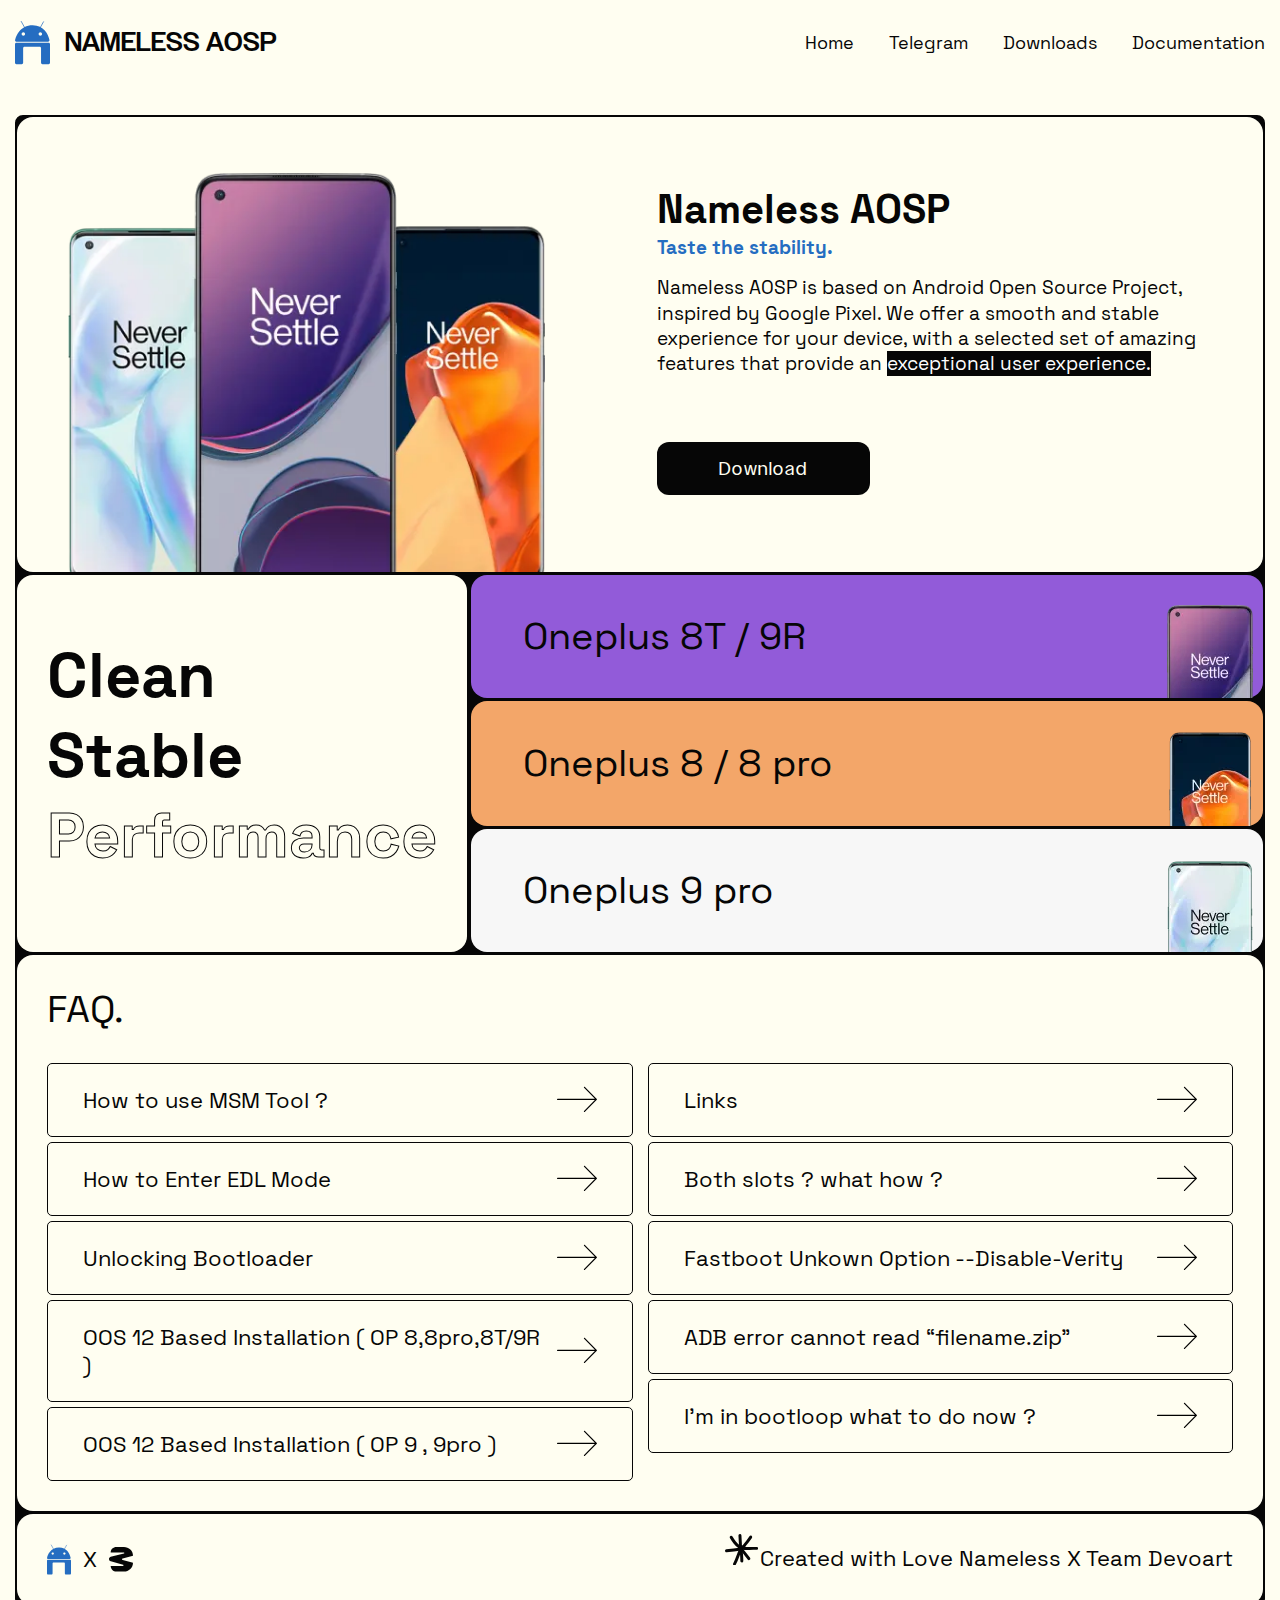
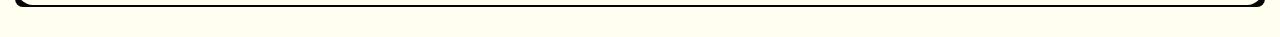
<file: index.html>
<!DOCTYPE html>
<html lang="ru">

<head>
	<title>Home</title>
	<meta charset="UTF-8">
	<meta name="format-detection" content="telephone=no">
	<!-- <style>body{opacity: 0;}</style> -->
	<link rel="stylesheet" href="css/style.min.css?_v=20221003081236">
	<link rel="shortcut icon" href="favicon.ico">
	<!-- <meta name="robots" content="noindex, nofollow"> -->
	<meta name="viewport" content="width=device-width, initial-scale=1.0">
</head>

<body>
	<div class="wrapper">
		<header class="header">
			<div class="header__container">
				<div class="header__logo">
					<img src="img/logo.svg" alt="logo">
					<span>Nameless Aosp</span>
				</div>
				<div class="header__menu menu">
					<nav class="menu__body">
						<ul class="menu__list">
							<li class="menu__item"><a href="#" class="menu__link">Home</a></li>
							<li class="menu__item"><a href="#" class="menu__link">Telegram</a></li>
							<li class="menu__item"><a href="#" class="menu__link">Downloads</a></li>
							<li class="menu__item"><a href="#" class="menu__link">Documentation</a></li>
						</ul>
					</nav>
				</div>
				<button type="button" class="menu__icon icon-menu"><span></span></button>
			</div>
		</header>
		<main class="page">
			<div class="page__container">
				<div class="page__wrapper">
					<section class="hero">
						<div class="hero__wrapper">
							<div class="hero__image">
								<picture><source srcset="img/hero-image.webp" type="image/webp"><img src="img/hero-image.png" alt="image"></picture>
							</div>
							<div class="hero__data">
								<h1 class="hero__title">Nameless AOSP</h1>
								<span class="hero__subtitle">Taste the stability.</span>
								<p class="hero__description">Nameless AOSP is based on Android Open Source Project, inspired by Google
									Pixel. We offer
									a smooth and stable experience
									for your device, with a selected set of amazing features that provide an <span>exceptional user
										experience.</span>
								</p>
								<a href="#" class="hero__button">Download</a>
							</div>
						</div>
					</section>
					<section class="benefits" id="benefits">
						<div class="benefits__wrapper">
							<div class="benefits__data">
								<span class="benefits__title benefits__title--clean">Clean</span>
								<span class="benefits__title benefits__title--stable">Stable</span>
								<span class="benefits__title benefits__title--performance">Performance</span>
							</div>
							<div class="benefits__devices">
								<a href="#" class="benefits__device benefits__device-9r">
									<div class="benefits__device-title">Oneplus 8T / 9R</div>
									<div class="benefits__device-img"> <picture><source srcset="img/oneplus9r.webp" type="image/webp"><img src="img/oneplus9r.png" alt="image"></picture> </div>
								</a>
								<a href="#" class="benefits__device benefits__device-8">
									<div class="benefits__device-title">Oneplus 8 / 8 pro</div>
									<div class="benefits__device-img"> <picture><source srcset="img/oneplus8.webp" type="image/webp"><img src="img/oneplus8.png" alt="image"></picture> </div>
								</a>
								<a href="#" class="benefits__device benefits__device-9pro">
									<div class="benefits__device-title">Oneplus 9 pro</div>
									<div class="benefits__device-img"> <picture><source srcset="img/oneplus9pro.webp" type="image/webp"><img src="img/oneplus9pro.png" alt="image"></picture> </div>
								</a>
							</div>
						</div>
					</section>
					<section class="faq" id="faq">
						<div class="faq__wrapper">
							<h2 class="faq__title">FAQ.</h2>
							<div data-spollers class="spollers">
								<div class="spollers__left">
									<div class="spollers__item">
										<button type="button" data-spoller class="spollers__title">How to use MSM Tool ?
											<img class="spollers__arrow" src="img/arrow.svg" alt="arrow icon">
										</button>
										<div class="spollers__body">Lorem ipsum dolor sit amet consectetur adipisicing elit. Commodi aut
											minima magnam illo, ullam inventore numquam! Illo quo tempore nostrum!</div>
									</div>
									<div class="spollers__item">
										<button type="button" data-spoller class="spollers__title">How to Enter EDL Mode
											<img class="spollers__arrow" src="img/arrow.svg" alt="arrow icon">
										</button>
										<div class="spollers__body">
											<ul>
												<li>Method 1: Physical buttons</li>
												<li>Turn off your phone</li>
												<li>Push volume up and volume down together</li>
												<li>Connect the USB cable to your phone</li>
												<li>Phone should boot to edl mode and screen stays black.</li>
												<li>Method 2: using adb</li>
												<li>Phone needs to be in recovery or in OS</li>
												<li>From cmd issue command</li>
											</ul>
										</div>
									</div>
									<div class="spollers__item">
										<button type="button" data-spoller class="spollers__title">Unlocking Bootloader
											<img class="spollers__arrow" src="img/arrow.svg" alt="arrow icon">
										</button>
										<div class="spollers__body">Lorem ipsum dolor sit amet consectetur adipisicing elit. Commodi aut
											minima magnam illo,
											ullam inventore numquam! Illo quo tempore nostrum!</div>
									</div>
									<div class="spollers__item">
										<button type="button" data-spoller class="spollers__title">OOS 12 Based Installation ( OP 8,8pro,8T/9R )
											<img class="spollers__arrow" src="img/arrow.svg" alt="arrow icon">
										</button>
										<div class="spollers__body">Lorem ipsum dolor sit amet consectetur adipisicing elit. Commodi aut
											minima magnam illo,
											ullam inventore numquam! Illo quo tempore nostrum!</div>
									</div>
									<div class="spollers__item">
										<button type="button" data-spoller class="spollers__title">OOS 12 Based Installation ( OP 9 , 9pro )
											<img class="spollers__arrow" src="img/arrow.svg" alt="arrow icon">
										</button>
										<div class="spollers__body">Lorem ipsum dolor sit amet consectetur adipisicing elit. Commodi aut
											minima magnam illo,
											ullam inventore numquam! Illo quo tempore nostrum!</div>
									</div>
								</div>
								<div class="spollers__right">
									<div class="spollers__item">
										<button type="button" data-spoller class="spollers__title">Links
											<img class="spollers__arrow" src="img/arrow.svg" alt="arrow icon">
										</button>
										<div class="spollers__body">Lorem ipsum dolor sit amet consectetur adipisicing elit. Commodi aut
											minima magnam illo, ullam inventore numquam! Illo quo tempore nostrum!</div>
									</div>
									<div class="spollers__item">
										<button type="button" data-spoller class="spollers__title">Both slots ? what how ?
											<img class="spollers__arrow" src="img/arrow.svg" alt="arrow icon">
										</button>
										<div class="spollers__body">
											<ul>
												<li>Method 1: Physical buttons</li>
												<li>Turn off your phone</li>
												<li>Push volume up and volume down together</li>
												<li>Connect the USB cable to your phone</li>
												<li>Phone should boot to edl mode and screen stays black.</li>
												<li>Method 2: using adb</li>
												<li>Phone needs to be in recovery or in OS</li>
												<li>From cmd issue command</li>
											</ul>
										</div>
									</div>
									<div class="spollers__item">
										<button type="button" data-spoller class="spollers__title">Fastboot Unkown Option --Disable-Verity
											<img class="spollers__arrow" src="img/arrow.svg" alt="arrow icon">
										</button>
										<div class="spollers__body">Lorem ipsum dolor sit amet consectetur adipisicing elit. Commodi aut
											minima magnam illo,
											ullam inventore numquam! Illo quo tempore nostrum!</div>
									</div>
									<div class="spollers__item">
										<button type="button" data-spoller class="spollers__title">ADB error cannot read “filename.zip”
											<img class="spollers__arrow" src="img/arrow.svg" alt="arrow icon">
										</button>
										<div class="spollers__body">Lorem ipsum dolor sit amet consectetur adipisicing elit. Commodi aut
											minima magnam illo,
											ullam inventore numquam! Illo quo tempore nostrum!</div>
									</div>
									<div class="spollers__item">
										<button type="button" data-spoller class="spollers__title">I’m in bootloop what to do now ?
											<img class="spollers__arrow" src="img/arrow.svg" alt="arrow icon">
										</button>
										<div class="spollers__body">Lorem ipsum dolor sit amet consectetur adipisicing elit. Commodi aut
											minima magnam illo,
											ullam inventore numquam! Illo quo tempore nostrum!</div>
									</div>
								</div>
							</div>
						</div>
					</section>
					<footer class="footer">

						<div class="footer__wrapper">
							<div class="footer__logo">
								<img src="img/logo.svg" alt="logo">
								<span>X</span>
								<svg width="24" height="25" viewBox="0 0 24 25" fill="none" xmlns="http://www.w3.org/2000/svg">
									<path d="M24 8.84782L13.6949 11.4367C13.508 11.4831 13.3422 11.5889 13.2239 11.7374C13.1055 11.8859 13.0412 12.0687 13.0412 12.2569C13.0412 12.445 13.1055 12.6278 13.2239 12.7763C13.3422 12.9249 13.508 13.0307 13.6949 13.077L23.9978 15.6463C23.9978 17.9903 23.0439 20.2383 21.3458 21.8965C19.6477 23.5548 17.3442 24.4875 14.9415 24.4898H7.33029C5.83215 24.4898 4.39536 23.9092 3.33601 22.8758C2.27667 21.8424 1.68153 20.4407 1.68153 18.9792H13.8978C14.0513 18.969 14.1965 18.9075 14.3089 18.8051C14.4213 18.7027 14.4941 18.5656 14.5151 18.4169C14.536 18.2683 14.5038 18.1171 14.4239 17.9889C14.344 17.8607 14.2212 17.7633 14.0762 17.7131L1.80419 14.3584C-0.537384 13.7058 -0.622126 10.5056 1.68153 9.74633L15.0039 6.43082C15.1165 6.40212 15.2144 6.33451 15.2797 6.24054C15.3449 6.1466 15.3728 6.03274 15.3584 5.92016C15.3439 5.80758 15.288 5.70397 15.2011 5.62861C15.1141 5.55328 15.0021 5.51133 14.8858 5.5106H1.68153C1.68153 4.04909 2.27667 2.64744 3.33601 1.61401C4.39536 0.580577 5.83215 0 7.33029 0H14.9415C17.345 0.0028826 19.6491 0.936333 21.3475 2.59531C23.046 4.25429 24 6.50312 24 8.84782Z" fill="#060606" />
								</svg>
							</div>
							<div class="footer__description">
								Created with Love Nameless X Team Devoart
							</div>
						</div>


					</footer>
				</div>

			</div>
		</main>

	</div>
	<!-- <div id="popup" aria-hidden="true" class="popup">
	<div class="popup__wrapper">
		<div class="popup__content">
			<button data-close type="button" class="popup__close">Закрыть</button>
			<div class="popup__text">
				Text
			</div>
		</div>
	</div>
</div> -->
	<script src="js/app.min.js?_v=20221003081236"></script>
</body>

</html>
</file>
<file: css/style.min.css>
@charset "UTF-8";@font-face{font-family:Owners;font-display:swap;src:url(../fonts/Owners-Medium.woff2) format("woff2"),url(../fonts/Owners-Medium.woff) format("woff");font-weight:500;font-style:normal}@font-face{font-family:Owners;font-display:swap;src:url(../fonts/Owners-Regular.woff2) format("woff2"),url(../fonts/Owners-Regular.woff) format("woff");font-weight:400;font-style:normal}@font-face{font-family:SpaceGrotesk;font-display:swap;src:url(../fonts/SpaceGrotesk-Regular.woff2) format("woff2"),url(../fonts/SpaceGrotesk-Regular.woff) format("woff");font-weight:400;font-style:normal}@font-face{font-family:SpaceGrotesk;font-display:swap;src:url(../fonts/SpaceGrotesk-Bold.woff2) format("woff2"),url(../fonts/SpaceGrotesk-Bold.woff) format("woff");font-weight:700;font-style:normal}*{padding:0;margin:0;border:0}*,:after,:before{-webkit-box-sizing:border-box;box-sizing:border-box}body,html{height:100%;min-width:320px}body{color:#060606;line-height:1;font-family:SpaceGrotesk;font-size:1.125rem;-ms-text-size-adjust:100%;-moz-text-size-adjust:100%;-webkit-text-size-adjust:100%;-webkit-font-smoothing:antialiased;-moz-osx-font-smoothing:grayscale}button,input,textarea{font-family:SpaceGrotesk;font-size:inherit}button{cursor:pointer;color:inherit;background-color:inherit}a{color:inherit}a:link,a:visited{text-decoration:none}a:hover{text-decoration:none}ul li{list-style:none}img{vertical-align:top}h1,h2,h3,h4,h5,h6{font-weight:inherit;font-size:inherit}body{line-height:1.3333333333;background:#fffef1}.lock body{overflow:hidden;-ms-touch-action:none;touch-action:none;-ms-scroll-chaining:none;overscroll-behavior:none}.wrapper{min-height:100%;display:-webkit-box;display:-ms-flexbox;display:flex;-webkit-box-orient:vertical;-webkit-box-direction:normal;-ms-flex-direction:column;flex-direction:column;overflow:hidden}.wrapper>main{-webkit-box-flex:1;-ms-flex:1 1 auto;flex:1 1 auto}.wrapper>*{min-width:0}[class*=__container]{max-width:79.375rem;-webkit-box-sizing:content-box;box-sizing:content-box;margin:0 auto;padding:0 .9375rem}.spollers{display:-ms-grid;display:grid;-webkit-box-align:start;-ms-flex-align:start;align-items:flex-start;-ms-grid-columns:1fr 1fr;grid-template-columns:1fr 1fr;gap:.9375rem}.spollers__item:not(:last-child){margin-bottom:.3125rem}.spollers__title{width:100%;cursor:default;text-align:left;border:1px solid #060606;padding:1.375rem 2.1875rem;border-radius:.3125rem;position:relative;display:-webkit-box;display:-ms-flexbox;display:flex;-webkit-box-pack:justify;-ms-flex-pack:justify;justify-content:space-between;-webkit-box-align:center;-ms-flex-align:center;align-items:center;gap:.625rem;-webkit-transition:color .3s ease 0s;-o-transition:color .3s ease 0s;transition:color .3s ease 0s}.spollers__title .spollers__arrow{-webkit-transition:-webkit-transform .3s ease 0s;transition:-webkit-transform .3s ease 0s;-o-transition:transform .3s ease 0s;transition:transform .3s ease 0s;transition:transform .3s ease 0s,-webkit-transform .3s ease 0s}._spoller-init .spollers__title{cursor:pointer}._spoller-init .spollers__title._spoller-active .spollers__arrow{-webkit-transform:rotate(90deg);-ms-transform:rotate(90deg);transform:rotate(90deg)}._spoller-init .spollers__title._spoller-active::before{-webkit-transform:translateX(-75%) rotate(-40deg);-ms-transform:translateX(-75%) rotate(-40deg);transform:translateX(-75%) rotate(-40deg)}._spoller-init .spollers__title._spoller-active::after{-webkit-transform:rotate(40deg);-ms-transform:rotate(40deg);transform:rotate(40deg)}.spollers__body{padding:1.25rem}.spollers__body ul{padding-left:1.25rem}.spollers__body ul li{list-style-type:disc}[class*=-ibg]{position:relative}[class*=-ibg] img{position:absolute;width:100%;height:100%;top:0;left:0;-o-object-fit:cover;object-fit:cover}[class*=-ibg_contain] img{-o-object-fit:contain;object-fit:contain}.header{padding:1.25rem 0}.header__container{display:-webkit-box;display:-ms-flexbox;display:flex;-webkit-box-pack:justify;-ms-flex-pack:justify;justify-content:space-between;-webkit-box-align:center;-ms-flex-align:center;align-items:center}.header__logo{z-index:3;display:-webkit-box;display:-ms-flexbox;display:flex;-webkit-box-align:center;-ms-flex-align:center;align-items:center;gap:.9375rem;text-transform:uppercase;font-family:Owners}.header__logo span{font-weight:500}.menu{-webkit-box-flex:1;-ms-flex:1 1 auto;flex:1 1 auto}.menu__list{display:-webkit-box;display:-ms-flexbox;display:flex;-webkit-box-align:center;-ms-flex-align:center;align-items:center;-webkit-box-pack:end;-ms-flex-pack:end;justify-content:flex-end;gap:2.1875rem}.menu__link{-webkit-transition:color .3s ease 0s;-o-transition:color .3s ease 0s;transition:color .3s ease 0s}.icon-menu{display:none}.footer{padding:1.875rem;background-color:#fffef1;border-radius:1rem}.footer__wrapper{display:-webkit-box;display:-ms-flexbox;display:flex;-webkit-box-pack:justify;-ms-flex-pack:justify;justify-content:space-between;-webkit-box-align:center;-ms-flex-align:center;align-items:center;-ms-flex-wrap:wrap;flex-wrap:wrap;gap:2.5rem}.footer__logo{display:-webkit-box;display:-ms-flexbox;display:flex;-webkit-box-pack:justify;-ms-flex-pack:justify;justify-content:space-between;-webkit-box-align:center;-ms-flex-align:center;align-items:center;gap:.75rem}.footer__logo span{font-size:1.375rem;line-height:1.2727272727}.footer__description{position:relative}.footer__description::before{content:"";position:absolute;top:-.625rem;left:-2.1875rem;background:url(../img/mask.svg) 0 0 no-repeat;height:1.9375rem}.hero{margin-bottom:.1875rem}.hero__wrapper{display:-webkit-box;display:-ms-flexbox;display:flex;-webkit-box-align:center;-ms-flex-align:center;align-items:center;background-color:#fffef1;border-radius:1rem;padding-left:3.125rem;padding-right:3.125rem}.hero__image{-ms-flex-item-align:end;align-self:flex-end;-webkit-box-flex:0;-ms-flex:0 0 41.7322834646%;flex:0 0 41.7322834646%}.hero__image img{max-width:100%}.hero__data{padding-bottom:5rem}.hero__title{line-height:1.2820512821;font-weight:700}.hero__subtitle{font-size:1.1875rem;font-weight:700;color:#256dc1;display:block;margin-bottom:.9375rem}.hero__description{font-size:1.1875rem}.hero__description span{color:#fff;background-color:#060606}.hero__button{padding:.8125rem 3.875rem;background:#060606;border-radius:.75rem;color:#fffef1;font-size:1.1875rem;font-family:Owners;letter-spacing:.055em;-webkit-transition:background .3s ease 0s;-o-transition:background .3s ease 0s;transition:background .3s ease 0s}.benefits{margin-bottom:.1875rem}.benefits__wrapper{display:-webkit-box;display:-ms-flexbox;display:flex;-webkit-box-pack:justify;-ms-flex-pack:justify;justify-content:space-between;gap:.25rem}.benefits__data{background:#fffef1;border-radius:1rem;padding:3.75rem 1.875rem;-webkit-box-flex:0;-ms-flex:0 1 35.6875rem;flex:0 1 35.6875rem}.benefits__title{display:block;font-weight:700;font-size:3.9375rem;line-height:1.2698412698}.benefits__title--performance{color:transparent;-webkit-text-stroke:.0625rem #060606}.benefits__devices{width:100%;display:-webkit-box;display:-ms-flexbox;display:flex;-webkit-box-orient:vertical;-webkit-box-direction:normal;-ms-flex-direction:column;flex-direction:column;gap:.1875rem}.benefits__device{background-color:#925bd9;display:-webkit-box;display:-ms-flexbox;display:flex;-webkit-box-pack:justify;-ms-flex-pack:justify;justify-content:space-between;-webkit-box-align:center;-ms-flex-align:center;align-items:center;width:100%;border-radius:1rem;padding-top:1.875rem;padding-bottom:0;padding-right:.625rem;-webkit-transition:background-color .3s ease 0s;-o-transition:background-color .3s ease 0s;transition:background-color .3s ease 0s}.benefits__device:nth-child(2){background-color:#f3a669}.benefits__device:nth-child(3){background-color:#f7f7f7}.benefits__device-title{font-weight:400;line-height:1.2894736842;padding-bottom:1.875rem}.faq{background-color:#fffef1;border-radius:1rem;padding:1.875rem;margin-bottom:.1875rem}.faq__title{font-size:2.375rem;line-height:1.2631578947}.page__wrapper{background:#060606;border:.125rem solid #060606;border-radius:.5rem;margin-top:1.875rem;margin-bottom:1.875rem}@media (min-width:81.25em){.spollers__item{font-size:1.375rem}.spollers__title .spollers__arrow{width:2.5rem}.header__logo img{width:2.1875rem}.header__logo span{font-size:1.6875rem}.footer__description{font-size:1.375rem}.footer__description::before{width:2.0625rem}.hero__wrapper{gap:7.0625rem}.hero__title{font-size:2.5rem}.hero__description{margin-bottom:5rem}.benefits__device-title{font-size:2.375rem}.faq__title{margin-bottom:1.875rem}}@media (max-width:62em){.hero__wrapper{padding-top:1.875rem}.benefits__device{padding-left:1.875rem}}@media (max-width:20em){.spollers__item{font-size:1.25rem}.spollers__title .spollers__arrow{width:1.875rem}.header__logo img{width:1.875rem}.header__logo span{font-size:1.25rem}.footer__description{font-size:1.25rem}.footer__description::before{width:1.875rem}.hero__wrapper{gap:2.5rem}.hero__title{font-size:1.875rem}.hero__description{margin-bottom:1.875rem}.benefits__device-title{font-size:1.5rem}.faq__title{margin-bottom:.9375rem}}@media (max-width:61.99875em){.spollers{-ms-grid-columns:1fr;grid-template-columns:1fr}.spollers__title{padding:.9375rem}.hero__wrapper{-webkit-box-orient:vertical;-webkit-box-direction:normal;-ms-flex-direction:column;flex-direction:column;padding:1.25rem .9375rem 0 .9375rem;gap:1.875rem}.hero__image{-webkit-box-flex:100%;-ms-flex:100%;flex:100%;-ms-flex-item-align:center;-ms-grid-row-align:center;align-self:center;-webkit-box-ordinal-group:3;-ms-flex-order:2;order:2}.hero__data{padding-bottom:1.875rem}.benefits__wrapper{-webkit-box-orient:vertical;-webkit-box-direction:normal;-ms-flex-direction:column;flex-direction:column;padding:.125rem}.benefits__data{-webkit-box-flex:100%;-ms-flex:100%;flex:100%;display:-webkit-box;display:-ms-flexbox;display:flex;gap:.9375rem;-webkit-box-pack:center;-ms-flex-pack:center;justify-content:center;padding:1.25rem .9375rem}.faq{padding:.9375rem}}@media (max-width:61.99875em) and (max-width:20em){.benefits__title{font-size:1.625rem}}@media (max-width:47.99875em){.menu__body{position:fixed;width:100%;height:100%;display:-webkit-box;display:-ms-flexbox;display:flex;-webkit-box-orient:vertical;-webkit-box-direction:normal;-ms-flex-direction:column;flex-direction:column;-webkit-box-align:center;-ms-flex-align:center;align-items:center;top:0;left:-100%;-webkit-transition:all .3s ease 0s;-o-transition:all .3s ease 0s;transition:all .3s ease 0s;overflow:auto;background-color:#fffef1;gap:1.875rem;padding-left:.9375rem;padding-right:.9375rem;padding-bottom:1.875rem}.menu__body::before{content:"";position:fixed;top:0;left:-100%;-webkit-transition:all .3s ease 0s;-o-transition:all .3s ease 0s;transition:all .3s ease 0s;width:100%;height:5rem;background-color:#fffef1;z-index:2}.menu-open .menu__body{left:0}.menu-open .menu__body::before{left:0}.menu__list{-webkit-box-orient:vertical;-webkit-box-direction:normal;-ms-flex-direction:column;flex-direction:column;text-align:center;row-gap:1.875rem}.menu__link{font-size:1.875rem}.icon-menu{display:block;position:relative;width:1.875rem;height:1.125rem;cursor:pointer;z-index:5}.icon-menu span,.icon-menu::after,.icon-menu::before{content:"";-webkit-transition:all .3s ease 0s;-o-transition:all .3s ease 0s;transition:all .3s ease 0s;right:0;position:absolute;width:100%;height:.125rem;background-color:#000}.icon-menu::before{top:0}.icon-menu::after{bottom:0}.icon-menu span{top:calc(50% - .0625rem)}.menu-open .icon-menu span{width:0}.menu-open .icon-menu::before{top:calc(50% - .0625rem);-webkit-transform:rotate(-45deg);-ms-transform:rotate(-45deg);transform:rotate(-45deg)}.menu-open .icon-menu::after{bottom:calc(50% - .0625rem);-webkit-transform:rotate(45deg);-ms-transform:rotate(45deg);transform:rotate(45deg)}}@media (max-width:47.99875em) and (max-width:0.125em){.menu__body{padding-top:7.5rem}}@media (max-width:29.99875em){.footer{padding:1.25rem}.footer__wrapper{-webkit-box-orient:vertical;-webkit-box-direction:normal;-ms-flex-direction:column;flex-direction:column;gap:1.25rem}.footer__description::before{display:none}.benefits__data{-webkit-box-orient:vertical;-webkit-box-direction:normal;-ms-flex-direction:column;flex-direction:column;gap:0}.benefits__title{font-size:2.5rem}.benefits__device{padding:0 .9375rem 0 .9375rem}.benefits__device-title{padding-bottom:0}}@media (min-width:20em) and (max-width:81.25em){@supports (font-size:clamp(1.25rem ,1.2091836735rem + 0.2040816327vw ,1.375rem)){.spollers__item{font-size:clamp(1.25rem ,1.2091836735rem + .2040816327vw ,1.375rem)}}@supports not (font-size:clamp(1.25rem ,1.2091836735rem + 0.2040816327vw ,1.375rem)){.spollers__item{font-size:calc(1.25rem + .125 * (100vw - 20rem)/ 61.25)}}@supports (width:clamp(1.875rem ,1.6709183673rem + 1.0204081633vw ,2.5rem)){.spollers__title .spollers__arrow{width:clamp(1.875rem ,1.6709183673rem + 1.0204081633vw ,2.5rem)}}@supports not (width:clamp(1.875rem ,1.6709183673rem + 1.0204081633vw ,2.5rem)){.spollers__title .spollers__arrow{width:calc(1.875rem + .625 * (100vw - 20rem)/ 61.25)}}@supports (width:clamp(1.875rem ,1.7729591837rem + 0.5102040816vw ,2.1875rem)){.header__logo img{width:clamp(1.875rem ,1.7729591837rem + .5102040816vw ,2.1875rem)}}@supports not (width:clamp(1.875rem ,1.7729591837rem + 0.5102040816vw ,2.1875rem)){.header__logo img{width:calc(1.875rem + .3125 * (100vw - 20rem)/ 61.25)}}@supports (font-size:clamp(1.25rem ,1.1071428571rem + 0.7142857143vw ,1.6875rem)){.header__logo span{font-size:clamp(1.25rem ,1.1071428571rem + .7142857143vw ,1.6875rem)}}@supports not (font-size:clamp(1.25rem ,1.1071428571rem + 0.7142857143vw ,1.6875rem)){.header__logo span{font-size:calc(1.25rem + .4375 * (100vw - 20rem)/ 61.25)}}@supports (font-size:clamp(1.25rem ,1.2091836735rem + 0.2040816327vw ,1.375rem)){.footer__description{font-size:clamp(1.25rem ,1.2091836735rem + .2040816327vw ,1.375rem)}}@supports not (font-size:clamp(1.25rem ,1.2091836735rem + 0.2040816327vw ,1.375rem)){.footer__description{font-size:calc(1.25rem + .125 * (100vw - 20rem)/ 61.25)}}@supports (width:clamp(1.875rem ,1.8137755102rem + 0.306122449vw ,2.0625rem)){.footer__description::before{width:clamp(1.875rem ,1.8137755102rem + .306122449vw ,2.0625rem)}}@supports not (width:clamp(1.875rem ,1.8137755102rem + 0.306122449vw ,2.0625rem)){.footer__description::before{width:calc(1.875rem + .1875 * (100vw - 20rem)/ 61.25)}}@supports (gap:clamp(2.5rem ,1.0102040816rem + 7.4489795918vw ,7.0625rem)){.hero__wrapper{gap:clamp(2.5rem ,1.0102040816rem + 7.4489795918vw ,7.0625rem)}}@supports not (gap:clamp(2.5rem ,1.0102040816rem + 7.4489795918vw ,7.0625rem)){.hero__wrapper{gap:calc(2.5rem + 4.5625 * (100vw - 20rem)/ 61.25)}}@supports (font-size:clamp(1.875rem ,1.6709183673rem + 1.0204081633vw ,2.5rem)){.hero__title{font-size:clamp(1.875rem ,1.6709183673rem + 1.0204081633vw ,2.5rem)}}@supports not (font-size:clamp(1.875rem ,1.6709183673rem + 1.0204081633vw ,2.5rem)){.hero__title{font-size:calc(1.875rem + .625 * (100vw - 20rem)/ 61.25)}}@supports (margin-bottom:clamp(1.875rem ,0.8545918367rem + 5.1020408163vw ,5rem)){.hero__description{margin-bottom:clamp(1.875rem ,.8545918367rem + 5.1020408163vw ,5rem)}}@supports not (margin-bottom:clamp(1.875rem ,0.8545918367rem + 5.1020408163vw ,5rem)){.hero__description{margin-bottom:calc(1.875rem + 3.125 * (100vw - 20rem)/ 61.25)}}@supports (font-size:clamp(1.5rem ,1.2142857143rem + 1.4285714286vw ,2.375rem)){.benefits__device-title{font-size:clamp(1.5rem ,1.2142857143rem + 1.4285714286vw ,2.375rem)}}@supports not (font-size:clamp(1.5rem ,1.2142857143rem + 1.4285714286vw ,2.375rem)){.benefits__device-title{font-size:calc(1.5rem + .875 * (100vw - 20rem)/ 61.25)}}@supports (margin-bottom:clamp(0.9375rem ,0.631377551rem + 1.5306122449vw ,1.875rem)){.faq__title{margin-bottom:clamp(.9375rem ,.631377551rem + 1.5306122449vw ,1.875rem)}}@supports not (margin-bottom:clamp(0.9375rem ,0.631377551rem + 1.5306122449vw ,1.875rem)){.faq__title{margin-bottom:calc(.9375rem + .9375 * (100vw - 20rem)/ 61.25)}}}@media (max-width:47.99875em) and (min-width:20em){.menu__body{padding-top:11.25rem}}@media (max-width:47.99875em) and (min-width:0.125em) and (max-width:20em){@supports (padding-top:clamp(7.5rem ,7.4764150943rem + 18.8679245283vw ,11.25rem)){.menu__body{padding-top:clamp(7.5rem ,7.4764150943rem + 18.8679245283vw ,11.25rem)}}@supports not (padding-top:clamp(7.5rem ,7.4764150943rem + 18.8679245283vw ,11.25rem)){.menu__body{padding-top:calc(7.5rem + 3.75 * (100vw - .125rem)/ 19.875)}}}@media (min-width:62em) and (max-width:120em){@supports (padding-top:clamp(1.875rem ,-3.8038793103rem + 9.1594827586vw ,7.1875rem)){.hero__wrapper{padding-top:clamp(1.875rem ,-3.8038793103rem + 9.1594827586vw ,7.1875rem)}}@supports not (padding-top:clamp(1.875rem ,-3.8038793103rem + 9.1594827586vw ,7.1875rem)){.hero__wrapper{padding-top:calc(1.875rem + 5.3125 * (100vw - 62rem)/ 58)}}@supports (padding-left:clamp(1.875rem ,-2.8017241379rem + 7.5431034483vw ,6.25rem)){.benefits__device{padding-left:clamp(1.875rem ,-2.8017241379rem + 7.5431034483vw ,6.25rem)}}@supports not (padding-left:clamp(1.875rem ,-2.8017241379rem + 7.5431034483vw ,6.25rem)){.benefits__device{padding-left:calc(1.875rem + 4.375 * (100vw - 62rem)/ 58)}}}@media (max-width:61.99875em) and (min-width:81.25em){.benefits__title{font-size:3.75rem}}@media (max-width:61.99875em) and (min-width:20em) and (max-width:81.25em){@supports (font-size:clamp(1.625rem ,0.931122449rem + 3.4693877551vw ,3.75rem)){.benefits__title{font-size:clamp(1.625rem ,.931122449rem + 3.4693877551vw ,3.75rem)}}@supports not (font-size:clamp(1.625rem ,0.931122449rem + 3.4693877551vw ,3.75rem)){.benefits__title{font-size:calc(1.625rem + 2.125 * (100vw - 20rem)/ 61.25)}}}@media (any-hover:hover){.spollers__title:hover{color:#256dc1}.menu__link:hover{color:#256dc1}.hero__button:hover{background:#2a2626}.benefits__device:hover{background-color:#864cd1}.benefits__device:nth-child(2):hover{background-color:#d37e38}.benefits__device:nth-child(3):hover{background-color:#e9e9e9}}
</file>
